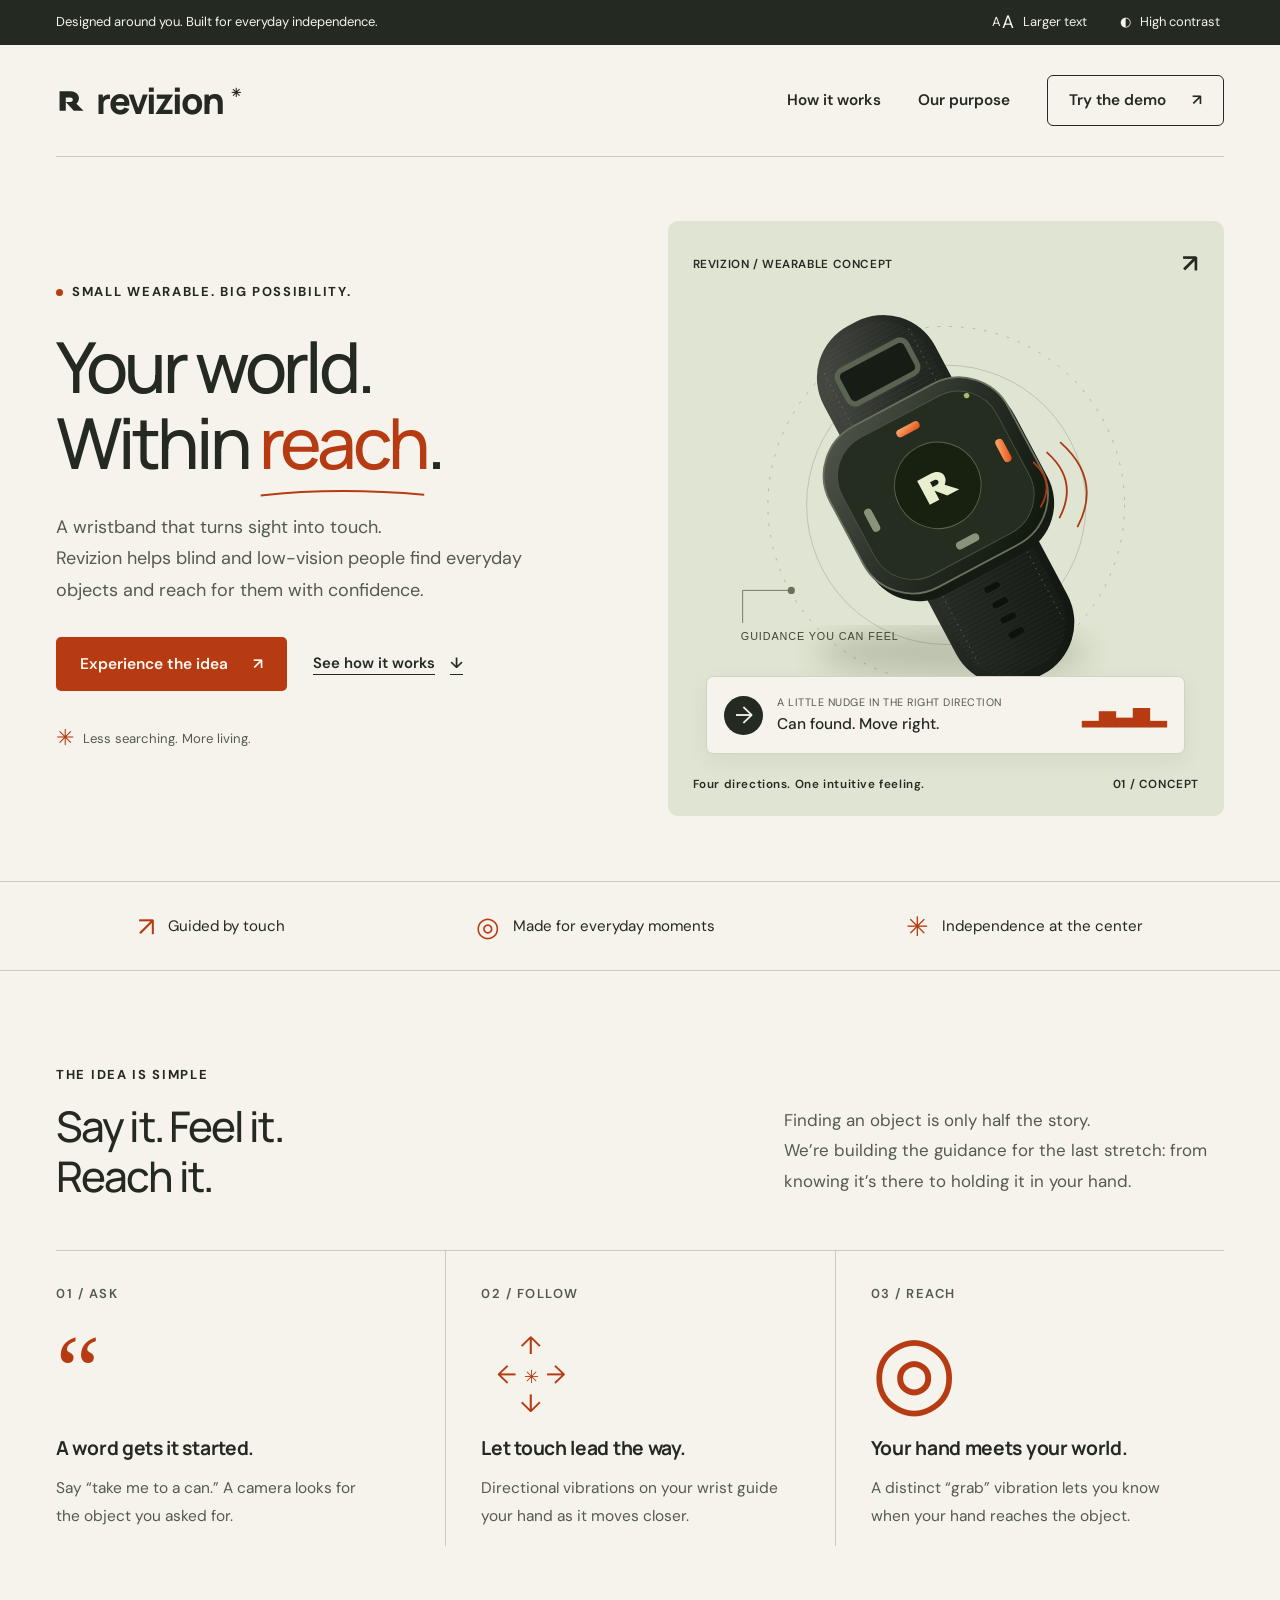
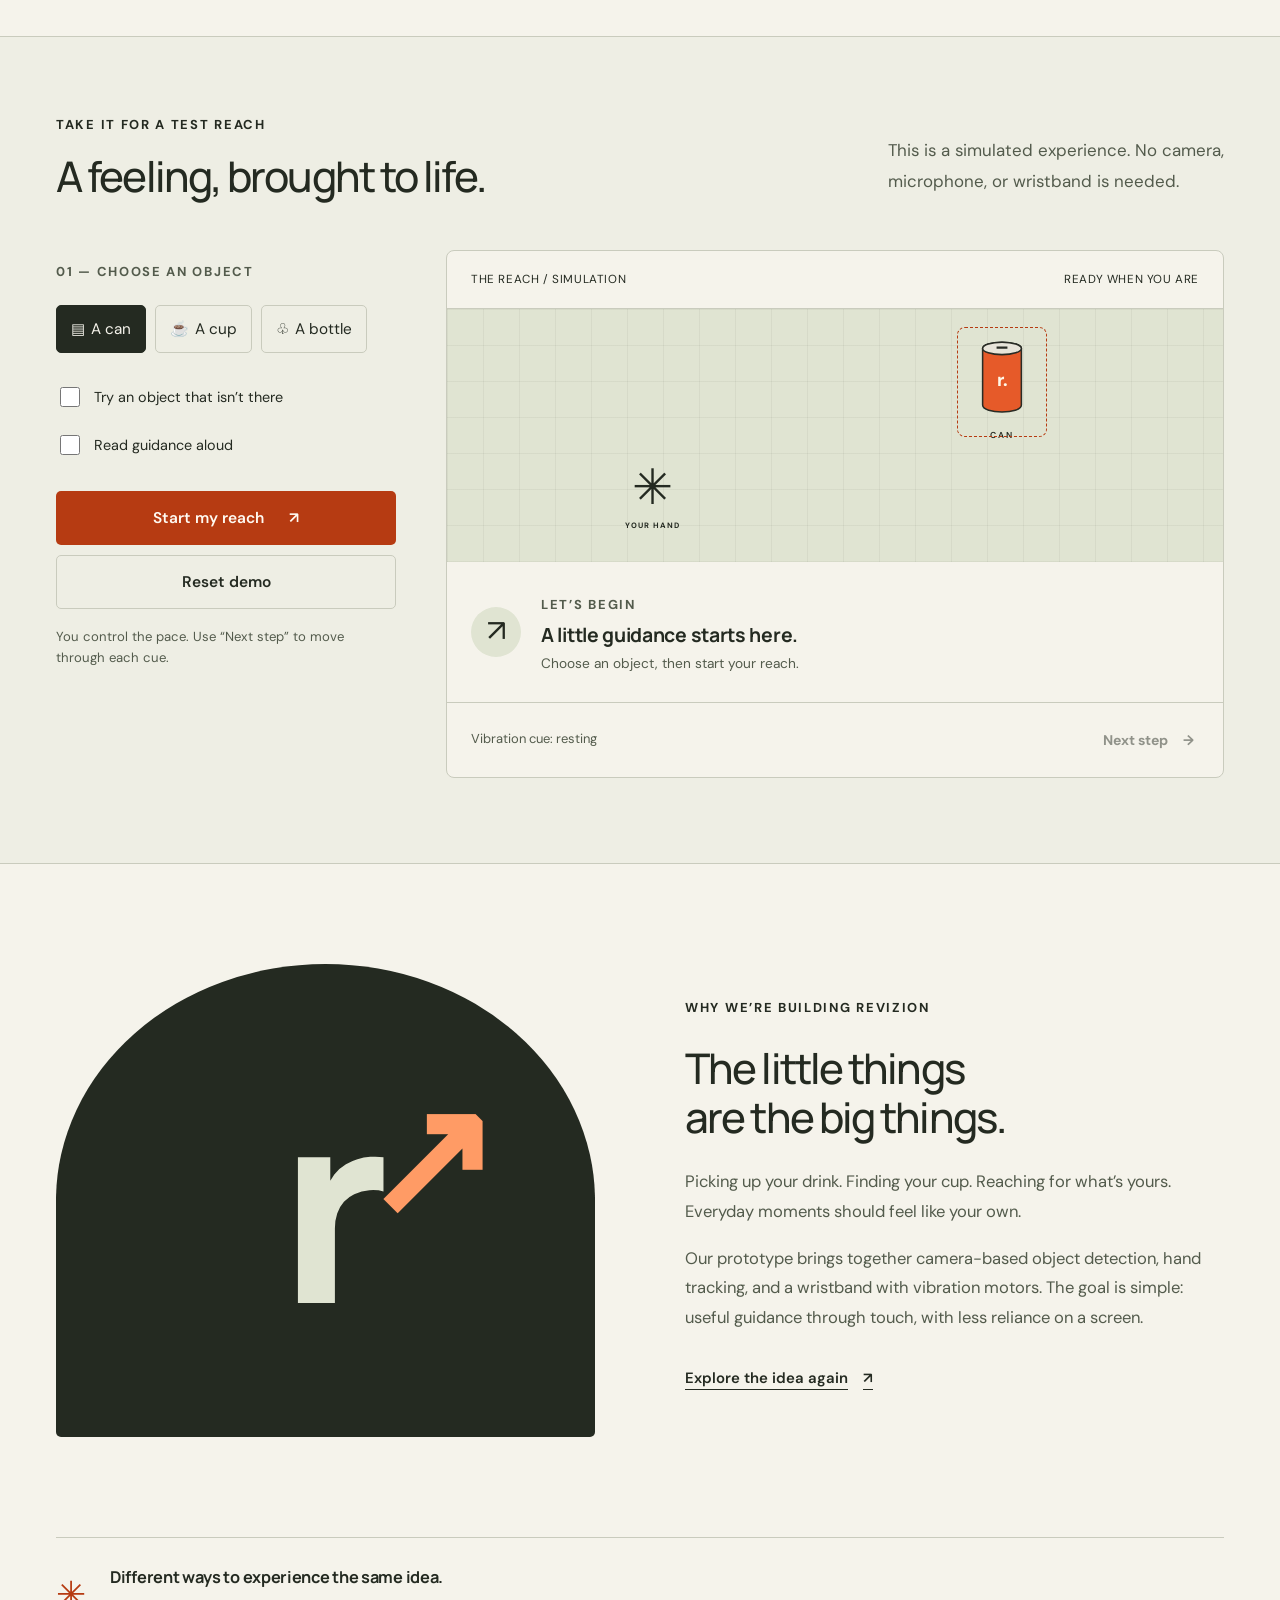
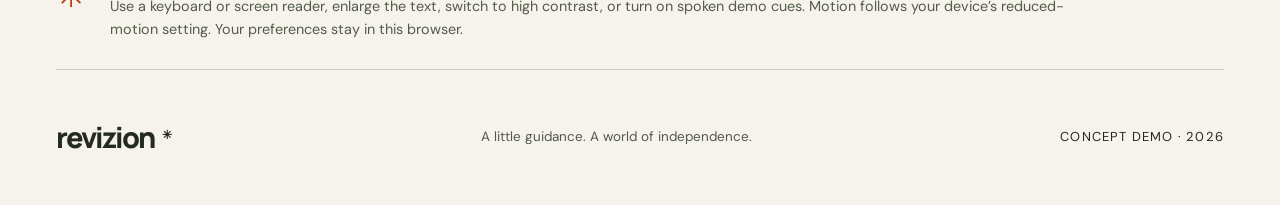
<file: demo-ui/index.html>
<!doctype html>
<html lang="en">
<head>
  <meta charset="UTF-8">
  <meta name="viewport" content="width=device-width, initial-scale=1">
  <meta name="description" content="Meet Revizion: a wearable concept that uses gentle directional vibrations to guide your hand to everyday objects. Explore an accessible interactive demo.">
  <meta name="theme-color" content="#f5f3eb">
  <title>Revizion — A little guidance. A world of independence.</title>
  <link rel="stylesheet" href="styles.css">
  <script src="script.js" defer></script>
</head>
<body>
  <a class="skip-link" href="#main">Skip to main content</a>
  <div class="access-bar"><span>Designed around you. Built for everyday independence.</span><div><button id="text-toggle" aria-pressed="false">A<span class="bigger-a">A</span> <span>Larger text</span></button><button id="contrast-toggle" aria-pressed="false"><span aria-hidden="true">◐</span> High contrast</button></div></div>
  <header class="site-header wrap">
    <a class="wordmark" href="#" aria-label="Revizion home"><svg viewBox="0 0 36 36" aria-hidden="true"><path d="M4 29V7h12c9 0 13 8 7 14l8 8H20l-9-10h5c4 0 4-5 0-5h-5v15Z" fill="currentColor"/></svg>revizion<span class="brand-dot" aria-hidden="true">✳</span></a>
    <nav aria-label="Main navigation"><a href="#how-it-works">How it works</a><a href="#our-purpose">Our purpose</a><a class="nav-cta" href="#demo">Try the demo <span aria-hidden="true">↗</span></a></nav>
  </header>
  <main id="main">
    <section class="hero wrap" aria-labelledby="hero-title">
      <div class="hero-copy"><div class="eyebrow"><span class="status-dot"></span> SMALL WEARABLE. BIG POSSIBILITY.</div><h1 id="hero-title">Your world.<br>Within <span class="reach-word">reach<svg viewBox="0 0 300 20" preserveAspectRatio="none" aria-hidden="true"><path d="M3 13Q140 0 295 12"/></svg></span>.</h1><p class="hero-description">A wristband that turns sight into touch.<br>Revizion helps blind and low-vision people find everyday objects and reach for them with confidence.</p><div class="hero-actions"><a class="button primary" href="#demo">Experience the idea <span aria-hidden="true">↗</span></a><a class="text-link" href="#how-it-works">See how it works <span aria-hidden="true">↓</span></a></div><p class="hero-note"><span aria-hidden="true">✳</span> Less searching. More living.</p></div>
      <div class="product-visual" role="img" aria-label="Concept illustration of the Revizion wristband with four directional vibration motors. A signal reads: can found, move your hand right.">
        <div class="visual-top"><span>REVIZION / WEARABLE CONCEPT</span><span aria-hidden="true">↗</span></div>
        <svg class="band-art" viewBox="0 0 600 510" aria-hidden="true">
          <defs><linearGradient id="strap" x1="0" y1="0" x2="1" y2="1"><stop stop-color="#4b4e47"/><stop offset=".45" stop-color="#232722"/><stop offset="1" stop-color="#111510"/></linearGradient><linearGradient id="case" x1="0" y1="0" x2=".8" y2="1"><stop stop-color="#53594e"/><stop offset=".5" stop-color="#2b3128"/><stop offset="1" stop-color="#12190f"/></linearGradient><linearGradient id="orange" x1="0" y1="0" x2="1" y2="1"><stop stop-color="#ffb074"/><stop offset="1" stop-color="#e34d15"/></linearGradient><filter id="shadow"><feGaussianBlur stdDeviation="16"/></filter><pattern id="weave" width="5" height="5" patternUnits="userSpaceOnUse"><path d="M0 0h5M0 2.5h5" stroke="#b5b9aa" stroke-opacity=".12" stroke-width=".6"/></pattern></defs>
          <circle cx="300" cy="254" r="198" fill="none" stroke="#aeb39a" stroke-dasharray="3 10"/><circle cx="300" cy="254" r="155" fill="none" stroke="#bbc0a8"/>
          <ellipse cx="306" cy="418" rx="152" ry="25" fill="#354127" opacity=".22" filter="url(#shadow)"/>
          <g transform="rotate(-28 300 250)"><rect x="230" y="27" width="140" height="443" rx="65" fill="url(#strap)"/><rect x="239" y="34" width="122" height="426" rx="56" fill="url(#weave)"/><path d="M247 61v365M353 61v365" stroke="#777d6f" stroke-dasharray="2 5" opacity=".6"/><rect x="257" y="67" width="86" height="41" rx="8" fill="#171c14" stroke="#5b6352" stroke-width="6"/><g fill="#0d120b"><rect x="291" y="355" width="18" height="7" rx="3"/><rect x="291" y="374" width="18" height="7" rx="3"/><rect x="291" y="393" width="18" height="7" rx="3"/><rect x="291" y="412" width="18" height="7" rx="3"/></g><rect x="188" y="139" width="224" height="202" rx="62" fill="#151b12"/><rect x="186" y="128" width="224" height="202" rx="62" fill="url(#case)" stroke="#68705e" stroke-width="2"/><rect x="201" y="143" width="194" height="172" rx="48" fill="#252c20" stroke="#4a5341"/><circle cx="300" cy="230" r="48" fill="#182010" stroke="#59634c"/><path d="M282 245v-30h17c13 0 16 12 8 18l12 12h-15l-14-16h9c5 0 5-6 0-6h-5v22Z" fill="#e9eecf"/><rect x="286" y="155" width="28" height="9" rx="4.5" fill="url(#orange)"/><rect x="286" y="296" width="28" height="9" rx="4.5" fill="#89937b"/><rect x="213" y="216" width="9" height="28" rx="4.5" fill="#89937b"/><rect x="378" y="216" width="9" height="28" rx="4.5" fill="url(#orange)"/><circle cx="375" cy="157" r="3" fill="#a5bd6c"/></g>
          <path d="M397 207q24 21 8 49M412 196q35 31 14 72M427 185q46 41 19 93" fill="none" stroke="#a93b14" stroke-width="2" stroke-linecap="round"/>
          <path d="M128 349H74v36" fill="none" stroke="#69715b"/><circle cx="128" cy="349" r="4" fill="#69715b"/><text x="72" y="404" font-family="sans-serif" font-size="12" fill="#3d4633" letter-spacing="1">GUIDANCE YOU CAN FEEL</text>
        </svg>
        <div class="signal-card"><div class="signal-icon" aria-hidden="true">→</div><div><span class="signal-label">A LITTLE NUDGE IN THE RIGHT DIRECTION</span><strong>Can found. Move right.</strong></div><span class="signal-bars" aria-hidden="true">▂▅▃▆▂</span></div>
        <div class="visual-bottom"><span>Four directions. One intuitive feeling.</span><span>01 / CONCEPT</span></div>
      </div>
    </section>
    <div class="principle-strip"><div class="wrap"><span><span aria-hidden="true">↗</span> Guided by touch</span><span><span aria-hidden="true">◎</span> Made for everyday moments</span><span><span aria-hidden="true">✳</span> Independence at the center</span></div></div>
    <section class="how-section wrap" id="how-it-works" aria-labelledby="how-title"><div class="section-intro"><div><p class="eyebrow">THE IDEA IS SIMPLE</p><h2 id="how-title">Say it. Feel it.<br>Reach it.</h2></div><p>Finding an object is only half the story.<br>We’re building the guidance for the last stretch: from knowing it’s there to holding it in your hand.</p></div><div class="steps"><article><span class="step-number">01 / ASK</span><div class="step-symbol" aria-hidden="true">“</div><h3>A word gets it started.</h3><p>Say “take me to a can.” A camera looks for the object you asked for.</p></article><article><span class="step-number">02 / FOLLOW</span><div class="step-symbol arrows" aria-hidden="true">↑<br>← <span>✳</span> →<br>↓</div><h3>Let touch lead the way.</h3><p>Directional vibrations on your wrist guide your hand as it moves closer.</p></article><article><span class="step-number">03 / REACH</span><div class="step-symbol" aria-hidden="true">◎</div><h3>Your hand meets your world.</h3><p>A distinct “grab” vibration lets you know when your hand reaches the object.</p></article></div></section>
    <section class="demo-section" id="demo" aria-labelledby="demo-title"><div class="wrap"><div class="section-intro"><div><p class="eyebrow">TAKE IT FOR A TEST REACH</p><h2 id="demo-title">A feeling, brought to life.</h2></div><p>This is a simulated experience. No camera,<br>microphone, or wristband is needed.</p></div><div class="demo-grid"><div class="demo-controls"><span class="small-label">01 — CHOOSE AN OBJECT</span><fieldset><legend class="sr-only">Choose an object for the demo</legend><label class="object-option"><input type="radio" name="object" value="can" checked><span aria-hidden="true">▤</span> A can</label><label class="object-option"><input type="radio" name="object" value="cup"><span aria-hidden="true">☕</span> A cup</label><label class="object-option"><input type="radio" name="object" value="bottle"><span aria-hidden="true">♧</span> A bottle</label></fieldset><label class="check-option"><input id="missing" type="checkbox"> Try an object that isn’t there</label><label class="check-option"><input id="spoken" type="checkbox"> Read guidance aloud <span id="speech-note"></span></label><button class="button primary" id="start-demo">Start my reach <span aria-hidden="true">↗</span></button><button class="button secondary" id="reset-demo">Reset demo</button><p class="demo-hint">You control the pace. Use “Next step” to move through each cue.</p></div><div class="demo-display"><div class="display-heading"><span>THE REACH / SIMULATION</span><span id="stage-count">READY WHEN YOU ARE</span></div><div class="scene" aria-hidden="true"><div class="scene-grid"></div><div class="target-object" id="target-object"><svg viewBox="0 0 80 105"><ellipse cx="40" cy="15" rx="25" ry="8" fill="#d9d6c9" stroke="#292c25" stroke-width="2"/><path d="M15 15v73c0 12 50 12 50 0V15" fill="#e65a29" stroke="#292c25" stroke-width="2"/><ellipse cx="40" cy="15" rx="25" ry="8" fill="#e8e5da" stroke="#292c25" stroke-width="2"/><path d="M33 14h14" stroke="#292c25" stroke-width="3"/><text x="40" y="64" text-anchor="middle" fill="#fff8e9" font-size="24" font-weight="bold">r.</text></svg><span id="object-label">CAN</span></div><div class="hand-marker" id="hand-marker"><span>✳</span><small>YOUR HAND</small></div><div class="target-bracket"></div></div><div class="guidance" role="status" aria-live="polite" aria-atomic="true"><span class="guidance-arrow" id="guidance-arrow" aria-hidden="true">↗</span><div><span class="small-label" id="guidance-label">LET’S BEGIN</span><h3 id="guidance-title">A little guidance starts here.</h3><p id="guidance-description">Choose an object, then start your reach.</p></div></div><div class="demo-bottom"><span id="haptic-description">Vibration cue: resting</span><button id="next-step" class="next-button" disabled>Next step <span aria-hidden="true">→</span></button></div></div></div></div></section>
    <section class="purpose wrap" id="our-purpose" aria-labelledby="purpose-title"><div class="purpose-emblem" aria-hidden="true">r<span>↗</span></div><div><p class="eyebrow">WHY WE’RE BUILDING REVIZION</p><h2 id="purpose-title">The little things<br>are the big things.</h2><p>Picking up your drink. Finding your cup. Reaching for what’s yours. Everyday moments should feel like your own.</p><p>Our prototype brings together camera-based object detection, hand tracking, and a wristband with vibration motors. The goal is simple: useful guidance through touch, with less reliance on a screen.</p><a class="text-link" href="#how-it-works">Explore the idea again <span aria-hidden="true">↗</span></a></div></section>
    <aside class="accessibility-note wrap" aria-label="About this demo’s accessibility"><span aria-hidden="true">✳</span><div><h3>Different ways to experience the same idea.</h3><p>Use a keyboard or screen reader, enlarge the text, switch to high contrast, or turn on spoken demo cues. Motion follows your device’s reduced-motion setting. Your preferences stay in this browser.</p></div></aside>
  </main>
  <footer class="wrap"><a class="wordmark" href="#">revizion<span class="brand-dot" aria-hidden="true">✳</span></a><p>A little guidance. A world of independence.</p><span>CONCEPT DEMO · 2026</span></footer>
</body>
</html>
</file>
<file: demo-ui/styles.css>
@import url('https://fonts.googleapis.com/css2?family=DM+Sans:wght@400;500;600;700&family=Manrope:wght@400;500;600;700;800&display=swap');
:root{--paper:#f5f3eb;--ink:#242a21;--muted:#535b4c;--line:#c9cbbd;--accent:#b63b12;--orange:#e65a29;--sage:#e0e4d2;--panel:#eeeee4;--font:'DM Sans',sans-serif;font-size:18px;color-scheme:light}*{box-sizing:border-box}html{scroll-behavior:smooth;scroll-padding-top:24px}body{margin:0;background:var(--paper);color:var(--ink);font-family:var(--font);line-height:1.6}button,input,a{-webkit-tap-highlight-color:transparent}button,a,input{touch-action:manipulation}a{color:inherit}button{font:inherit;cursor:pointer}button:disabled{cursor:default;opacity:.48}a,button,input{outline-offset:6px}a:focus-visible,button:focus-visible,input:focus-visible{outline:3px solid var(--accent)}button,input{accent-color:var(--accent)}.wrap{max-width:1320px;width:calc(100% - 112px);margin-inline:auto}.access-bar{min-height:45px;display:flex;justify-content:space-between;align-items:center;padding:0 56px;background:var(--ink);color:var(--paper);font-size:.72rem;gap:20px}.access-bar>div{display:flex;gap:25px}.access-bar button{border:0;background:none;color:inherit;min-height:44px;padding:0 4px;display:flex;align-items:center;gap:9px;font-size:.72rem}.bigger-a{font-size:1rem;margin-left:-8px}.site-header{display:flex;justify-content:space-between;align-items:center;min-height:112px;border-bottom:1px solid var(--line);gap:24px}.wordmark{font-family:Manrope,sans-serif;font-size:2rem;font-weight:800;letter-spacing:-2px;display:inline-flex;align-items:center;gap:8px;text-decoration:none}.wordmark svg{width:32px;height:32px}.brand-dot{font-family:var(--font);font-size:.65rem;align-self:flex-start;margin-top:12px;letter-spacing:0}nav{display:flex;align-items:center;gap:37px;font-size:.85rem;font-weight:600}nav a{text-decoration:none;padding:12px 0}.nav-cta{border:1px solid var(--ink);border-radius:6px;padding:12px 21px;display:flex;gap:26px}.hero{display:grid;grid-template-columns:1fr 1fr;gap:55px;padding-top:64px;padding-bottom:65px;align-items:center}.eyebrow,.small-label{font-size:.65rem;letter-spacing:1.7px;font-weight:700}.eyebrow{display:flex;align-items:center;gap:9px;margin:0 0 25px}.status-dot{width:7px;height:7px;background:var(--accent);border-radius:50%}h1,h2,h3,p{margin-top:0}h1,h2,h3{font-family:Manrope,sans-serif}h1{font-size:clamp(3.4rem,5.5vw,5.1rem);line-height:1.08;letter-spacing:-4px;font-weight:500;margin-bottom:32px}.reach-word{position:relative;color:var(--accent)}.reach-word svg{position:absolute;left:0;bottom:-10px;width:100%;height:13px;fill:none;stroke:var(--accent);stroke-width:3}.hero-description{color:var(--muted);font-size:1rem;max-width:490px;line-height:1.75;margin-bottom:31px}.hero-actions{display:flex;align-items:center;gap:26px;flex-wrap:wrap}.button{display:inline-flex;justify-content:center;align-items:center;gap:25px;border:1px solid transparent;border-radius:5px;text-decoration:none;min-height:54px;padding:13px 23px;font-size:.86rem;font-weight:600}.primary{background:var(--accent);color:#fffaf2}.primary:hover{background:#8e2c0b}.secondary{border-color:var(--line);background:transparent;color:var(--ink)}.text-link{font-size:.83rem;font-weight:600;text-underline-offset:6px;display:inline-flex;align-items:center;gap:15px;padding:12px 0}.hero-note{font-size:.73rem;color:var(--muted);display:flex;gap:9px;align-items:center;margin:30px 0 0}.hero-note span{color:var(--accent);font-size:1.2rem}.product-visual{background:var(--sage);border-radius:10px;min-width:0;position:relative;overflow:hidden;aspect-ratio:1 / 1.07;display:flex;flex-direction:column}.visual-top,.visual-bottom{display:flex;justify-content:space-between;align-items:center;padding:23px 25px;font-size:.55rem;font-weight:600;letter-spacing:1.1px}.visual-top{position:absolute;inset:0 0 auto}.visual-top>span:last-child{font-size:1.4rem}.band-art{width:100%;height:100%;padding:18px 8px 44px}.signal-card{position:absolute;left:7%;right:7%;bottom:62px;background:var(--paper);border:1px solid #d1d4c1;border-radius:7px;box-shadow:0 7px 22px #3a422810;padding:17px;display:flex;align-items:center;gap:14px}.signal-icon{background:var(--ink);color:var(--paper);border-radius:50%;width:39px;height:39px;display:grid;place-items:center;font-size:1.3rem;flex-shrink:0}.signal-label{font-size:.43rem;letter-spacing:1px;display:block;color:var(--muted)}.signal-card strong{font-size:.86rem;font-weight:500;display:block}.signal-bars{margin-left:auto;color:var(--accent);font-size:1.2rem}.visual-bottom{position:absolute;inset:auto 0 0;font-size:.52rem;letter-spacing:0}.principle-strip{border-block:1px solid var(--line)}.principle-strip .wrap{display:flex;align-items:center;justify-content:space-around;min-height:88px;gap:28px}.principle-strip span{display:flex;align-items:center;gap:13px;font-size:.84rem}.principle-strip span span{font-size:1.5rem;color:var(--accent)}.how-section{padding-block:94px 90px}.section-intro{display:flex;justify-content:space-between;align-items:flex-end;gap:48px;margin-bottom:49px}.section-intro .eyebrow{margin-bottom:16px}h2{font-size:clamp(2rem,3.3vw,3rem);font-weight:500;letter-spacing:-1.9px;line-height:1.17;margin-bottom:0}.section-intro>p{max-width:440px;font-size:.94rem;color:var(--muted);margin:0 0 5px;line-height:1.8}.steps{display:grid;grid-template-columns:repeat(3,1fr);border-top:1px solid var(--line)}.steps article{padding:27px 35px 0 0}.steps article+article{border-left:1px solid var(--line);padding-left:35px}.step-number{font-size:.62rem;font-weight:600;letter-spacing:1.5px;color:var(--muted)}.step-symbol{height:104px;display:flex;align-items:center;color:var(--accent);font-family:Georgia,serif;font-size:5.5rem;line-height:1;margin:12px 0}.step-symbol.arrows{font-family:var(--font);font-size:1.4rem;display:block;text-align:center;width:100px;line-height:1.15;padding-top:13px}.step-symbol.arrows span{font-size:1rem}h3{font-size:1.07rem;line-height:1.4;letter-spacing:-.3px;margin-bottom:13px}.steps p{font-size:.86rem;color:var(--muted);max-width:310px;line-height:1.8}.demo-section{background:var(--panel);border-block:1px solid var(--line);padding-block:78px 85px}.demo-grid{display:grid;grid-template-columns:340px 1fr;gap:50px}.demo-controls{padding-top:6px}.small-label{font-size:.59rem;color:var(--muted)}fieldset{border:0;padding:0;margin:20px 0;display:flex;gap:9px;flex-wrap:wrap}.object-option{position:relative;padding:11px 14px;border:1px solid var(--line);border-radius:5px;cursor:pointer;font-size:.85rem;display:flex;gap:6px;align-items:center;min-height:48px}.object-option:has(:checked){background:var(--ink);color:var(--paper);border-color:var(--ink)}.object-option:focus-within{outline:3px solid var(--accent);outline-offset:4px}.object-option input{position:absolute;opacity:0;width:1px;height:1px}.check-option{font-size:.8rem;display:flex;gap:11px;align-items:center;min-height:48px;cursor:pointer}.check-option input{width:20px;height:20px;flex-shrink:0}.demo-controls .button{width:100%;margin-top:22px}.demo-controls .secondary{margin-top:10px}.demo-hint{font-size:.73rem;color:var(--muted);margin:17px 0 0;max-width:300px}.demo-display{border:1px solid var(--line);background:var(--paper);border-radius:8px;overflow:hidden;min-width:0}.display-heading{display:flex;justify-content:space-between;padding:19px 24px;border-bottom:1px solid var(--line);font-size:.54rem;letter-spacing:1.1px;gap:15px}.scene{height:253px;position:relative;overflow:hidden;background:var(--sage)}.scene-grid{position:absolute;inset:0;background-image:linear-gradient(#69715b15 1px,transparent 1px),linear-gradient(90deg,#69715b15 1px,transparent 1px);background-size:36px 36px}.target-object{position:absolute;left:67%;top:26px;width:70px;text-align:center;transition:opacity .3s}.target-object svg{width:62px;height:85px}.target-object span{font-size:.48rem;letter-spacing:2px;display:block;font-weight:600}.target-bracket{position:absolute;left:calc(67% - 10px);top:18px;width:90px;height:110px;border:1px dashed var(--accent);border-radius:8px}.hand-marker{position:absolute;left:22%;top:155px;display:flex;flex-direction:column;align-items:center;transition:top .7s,left .7s;color:var(--ink);width:70px}.hand-marker>span{font-size:2.7rem;line-height:1}.hand-marker small{font-size:.43rem;letter-spacing:1px;font-weight:700;margin-top:7px;white-space:nowrap}.demo-display[data-stage="2"] .hand-marker{left:43%;top:120px}.demo-display[data-stage="3"] .hand-marker{left:62%;top:85px}.demo-display[data-stage="4"] .hand-marker{left:67%;top:50px;color:var(--accent)}.demo-display[data-missing="true"] .target-object,.demo-display[data-missing="true"] .target-bracket{opacity:0}.guidance{display:flex;align-items:center;gap:20px;padding:24px;min-height:140px}.guidance-arrow{width:50px;height:50px;display:grid;place-items:center;border-radius:50%;background:var(--sage);font-size:1.7rem;flex-shrink:0}.guidance h3{margin:3px 0 5px;font-size:1.08rem}.guidance p{font-size:.76rem;color:var(--muted);margin:0}.demo-bottom{padding:15px 24px;border-top:1px solid var(--line);display:flex;align-items:center;justify-content:space-between;gap:16px}.demo-bottom>span{font-size:.64rem;color:var(--muted)}.next-button{border:0;background:transparent;color:var(--ink);font-size:.78rem;font-weight:700;min-height:44px;padding:5px;white-space:nowrap}.next-button span{margin-left:12px}.purpose{padding-block:100px;display:grid;grid-template-columns:1fr 1fr;gap:90px;align-items:center}.purpose-emblem{aspect-ratio:1.14;background:var(--ink);border-radius:50% 50% 5px 5px;font-family:Manrope,sans-serif;color:var(--sage);font-size:15rem;font-weight:800;line-height:1;display:flex;align-items:center;justify-content:center;letter-spacing:-18px;position:relative;overflow:hidden}.purpose-emblem>span{color:#ff9b65;font-size:9rem;position:absolute;right:18%;top:23%;letter-spacing:0}.purpose h2{margin-bottom:25px}.purpose p:not(.eyebrow){font-size:.92rem;color:var(--muted);line-height:1.8}.purpose .text-link{margin-top:5px}.accessibility-note{display:flex;gap:24px;border-block:1px solid var(--line);padding-block:28px}.accessibility-note>span{font-size:2rem;color:var(--accent)}.accessibility-note h3{font-size:.91rem;margin-bottom:6px}.accessibility-note p{font-size:.8rem;color:var(--muted);margin:0;max-width:970px}footer{display:flex;align-items:center;justify-content:space-between;gap:25px;min-height:135px}footer .wordmark{font-size:1.6rem}footer p{font-size:.75rem;color:var(--muted);margin:0}footer>span{font-size:.55rem;letter-spacing:1.2px}.sr-only{position:absolute;width:1px;height:1px;padding:0;margin:-1px;overflow:hidden;clip:rect(0,0,0,0);white-space:nowrap;border:0}.skip-link{position:fixed;top:10px;left:15px;z-index:10;background:var(--ink);color:var(--paper);padding:15px;transform:translateY(-200%)}.skip-link:focus{transform:translateY(0)}html.large-text{font-size:22px}html.high-contrast{--paper:#fff;--ink:#000;--muted:#171717;--line:#555;--accent:#912800;--orange:#b63b12;--sage:#e7ebdf;--panel:#f5f5f5}html.high-contrast .product-visual{border:2px solid #000}html.high-contrast .signal-label{color:#171717}@media(min-width:1500px){.hero{gap:85px}}@media(max-width:1100px){.wrap{width:calc(100% - 64px)}.access-bar{padding-inline:32px}.hero{gap:30px}h1{letter-spacing:-3px}.hero-actions{gap:10px}.hero .text-link{font-size:.76rem}.signal-card{padding:12px;gap:9px}.signal-bars{display:none}.demo-grid{grid-template-columns:290px 1fr;gap:25px}.purpose{gap:55px}.purpose-emblem{font-size:12rem}.purpose-emblem>span{font-size:7rem}.section-intro>p{max-width:360px}.visual-bottom{font-size:.42rem}}@media(max-width:760px){.wrap{width:calc(100% - 40px)}.access-bar{padding-inline:20px;justify-content:flex-end}.access-bar>span{display:none}.access-bar>div{gap:20px}.site-header{min-height:90px;flex-wrap:wrap;padding-block:17px;gap:12px}.wordmark{font-size:1.7rem}nav{gap:18px;font-size:.7rem}nav .nav-cta{padding:8px 12px;gap:8px}.hero{grid-template-columns:1fr;padding-block:40px;gap:35px}h1{font-size:3.6rem}.hero-description{max-width:550px}.hero-actions{gap:24px}.hero-note{margin-top:20px}.product-visual{aspect-ratio:1.1;max-width:560px;width:100%;margin-inline:auto}.visual-top{font-size:.5rem}.band-art{padding-bottom:32px}.signal-card{bottom:48px}.visual-bottom{padding:16px 20px;font-size:.48rem}.principle-strip .wrap{flex-wrap:wrap;justify-content:flex-start;padding-block:16px;gap:12px 26px}.principle-strip span{font-size:.72rem}.principle-strip span span{font-size:1.1rem}.section-intro{display:block;margin-bottom:30px}.section-intro>p{max-width:100%;margin-top:22px;font-size:.9rem}.how-section{padding-block:58px}.steps{grid-template-columns:1fr}.steps article,.steps article+article{padding:25px 0 10px;border-left:0;border-bottom:1px solid var(--line);display:grid;grid-template-columns:85px 1fr;column-gap:20px}.step-number{grid-column:1 / -1}.step-symbol{grid-row:2 / 4;height:90px;margin:10px 0;font-size:4.4rem}.step-symbol.arrows{width:70px}.steps h3{margin:17px 0 9px}.steps p{max-width:none}.demo-section{padding-block:52px}.demo-grid{grid-template-columns:1fr;gap:30px}.demo-controls fieldset{margin-bottom:10px}.demo-controls .button{width:auto;margin-right:7px}.demo-hint{max-width:100%}.purpose{grid-template-columns:1fr;padding-block:60px;gap:35px}.purpose-emblem{max-width:360px;width:100%;margin-inline:auto;font-size:12rem}.purpose-emblem>span{font-size:7rem}.accessibility-note{gap:16px}footer{flex-wrap:wrap;justify-content:flex-start;padding-block:30px;gap:12px 25px}footer p{width:100%;order:3}.guidance{padding:20px;gap:14px}.demo-bottom{padding:12px 18px}.display-heading{padding:16px 18px}.guidance h3{font-size:1rem}}@media(max-width:400px){nav{width:100%;justify-content:space-between}.hero-actions{gap:8px}.signal-label{font-size:.36rem}.signal-card strong{font-size:.75rem}.display-heading{font-size:.45rem}.object-option{padding:10px}.demo-bottom{flex-wrap:wrap}.demo-bottom .next-button{margin-left:auto}}@media(prefers-reduced-motion:reduce){html{scroll-behavior:auto}*,*::before,*::after{transition:none!important;animation:none!important}}@media(forced-colors:active){.object-option:has(:checked){outline:3px solid Highlight}.primary,.guidance-arrow,.signal-card{border:1px solid ButtonText}}

/* Readability overrides keep supporting interface text comfortably legible. */
.eyebrow, .small-label, .step-number { font-size: .72rem; }
.signal-label { font-size: .6rem; letter-spacing: .5px; }
.signal-card { flex-wrap: wrap; }
.signal-card > div:nth-child(2) { flex: 1; min-width: 150px; }
.visual-top, .visual-bottom, .display-heading { font-size: .65rem; letter-spacing: .6px; }
.visual-bottom { gap: 12px; }
.demo-bottom > span, footer > span { font-size: .72rem; }
@media (max-width: 760px) {
  .step-symbol.arrows { line-height: 1.1; }
  .signal-label { font-size: .6rem; }
  .visual-bottom { flex-wrap: wrap; }
}
@media (max-width: 400px) {
  .signal-label { font-size: .6rem; }
  .visual-top { font-size: .6rem; }
  .display-heading { flex-wrap: wrap; font-size: .65rem; }
}
</file>
